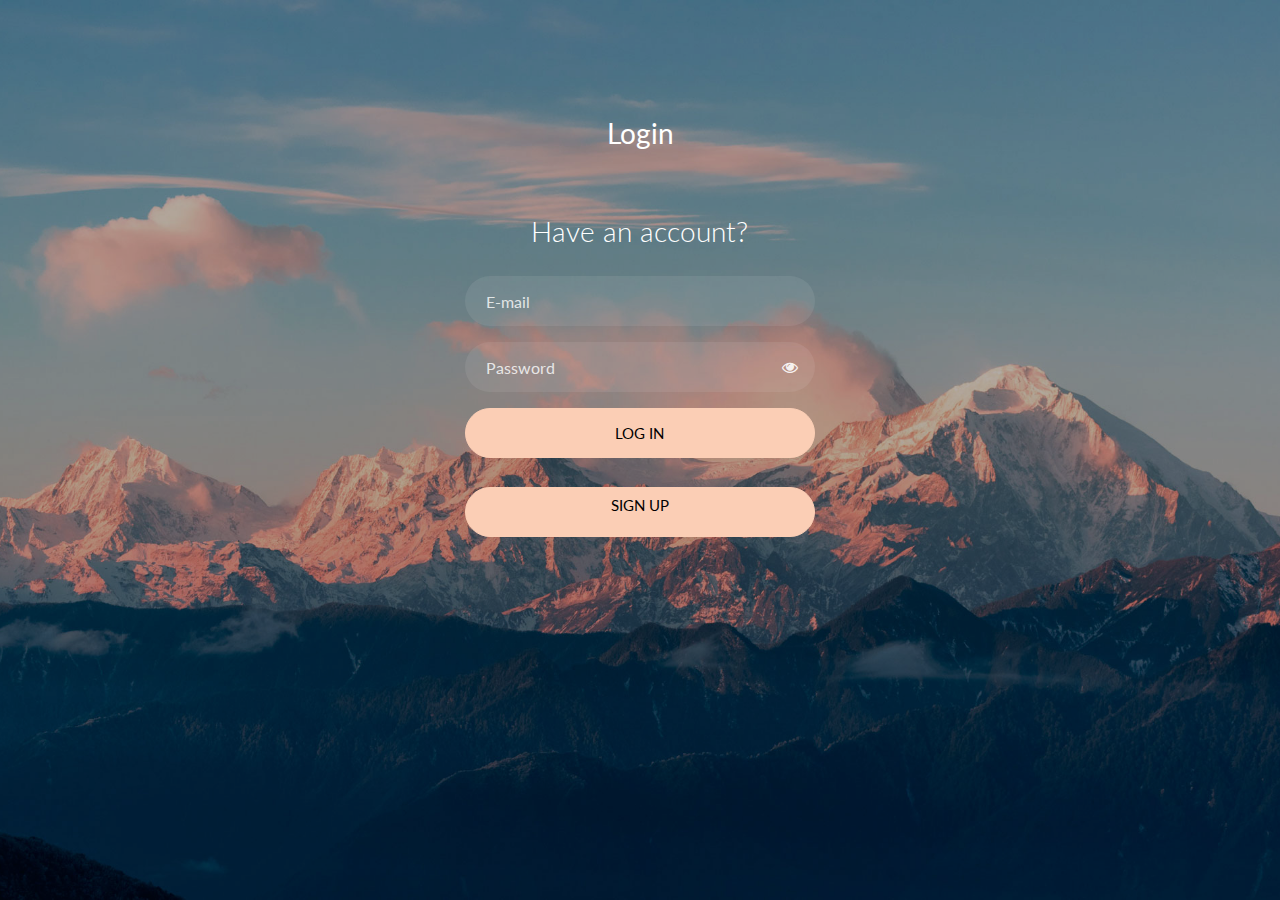
<file: index.html>
<!DOCTYPE html>
<html>
<head>
	<meta charset="utf-8">
	<meta name="viewport" content="width=device-width, initial-scale=1">

    <link href="https://cdn.jsdelivr.net/npm/bootstrap@5.3.0-alpha3/dist/css/bootstrap.min.css" rel="stylesheet" integrity="sha384-KK94CHFLLe+nY2dmCWGMq91rCGa5gtU4mk92HdvYe+M/SXH301p5ILy+dN9+nJOZ" crossorigin="anonymous">
	<title>Dashboard</title>
</head>
<body>
<section class="popinsmain">
	<section class="col-sm-12 contentsection">
		<div class="container" style="text-align: center;">
			<div class="col-sm-12 neworder">
				<h2>All Users</h2>
			</div>
			<div class="col-sm-12 profile">
				<button onclick="window.sessionStorage.clear(); window.location='login.html'" >Logout</button>
			</div>
		</div>
		<div class="tab-content" id="myTabContent">
		  <div class="tab-pane fade show active" id="dashboard" role="tabpanel" aria-labelledby="dashboard-tab">

		  	<div class="container-fluid table">
		  		<!-- <table>
		  			<thead>
			  			<tr>
			  				<th scope="col">ID</th>
			  				<th scope="col">First Name</th>
			  				<th scope="col">Last Name</th>
			  				<th scope="col">User</th>
			  				<th scope="col">Email</th>
			  			</tr>
			  		</thead>
			  		<tbody id="print">
			  			
			  		</tbody>
		  		</table> -->
                <div class="container" style="border:2%">
                    <table class="table table-hover">
                        <thead>
                          <tr>
                            <th scope="col">ID</th>
                            <th scope="col">First Name</th>
                            <th scope="col">User</th>
                            <th scope="col">Email</th>
                          </tr>
                        </thead>
                        <tbody id="print">
                        
                        </tbody>
                      </table>


                </div>

                  
		  	</div>
		  </div>
		</div>
	</section>
</section>




<script type="text/javascript">
	const api_url = "https://reqres.in/api/users?per_page=12";
	getUser();
  	async function getUser() {
  		const token = window.sessionStorage.getItem("token");
 	if (!token) {
 		window.location="login.html";
 		return false;
 	}
    // Making an API call (request)
    // and getting the response back
    const response = await fetch(api_url);
 
    // Parsing it to JSON format
    const result = await response.json();
    const data = result.data;
    console.log(data);
	data.map(nr=>{document.getElementById("print").innerHTML = document.getElementById("print").innerHTML+`<br>`+ `<tr>
			<td>#`+nr.id+`</td>
			<td>`+nr.first_name+`</td>
			<td>`+nr.last_name+` </td>
			<td><img src="`+nr.avatar+`"></td>
			<td>`+nr.email+`</td>
		</tr>`});
}
</script>
</body>
</html>
</file>
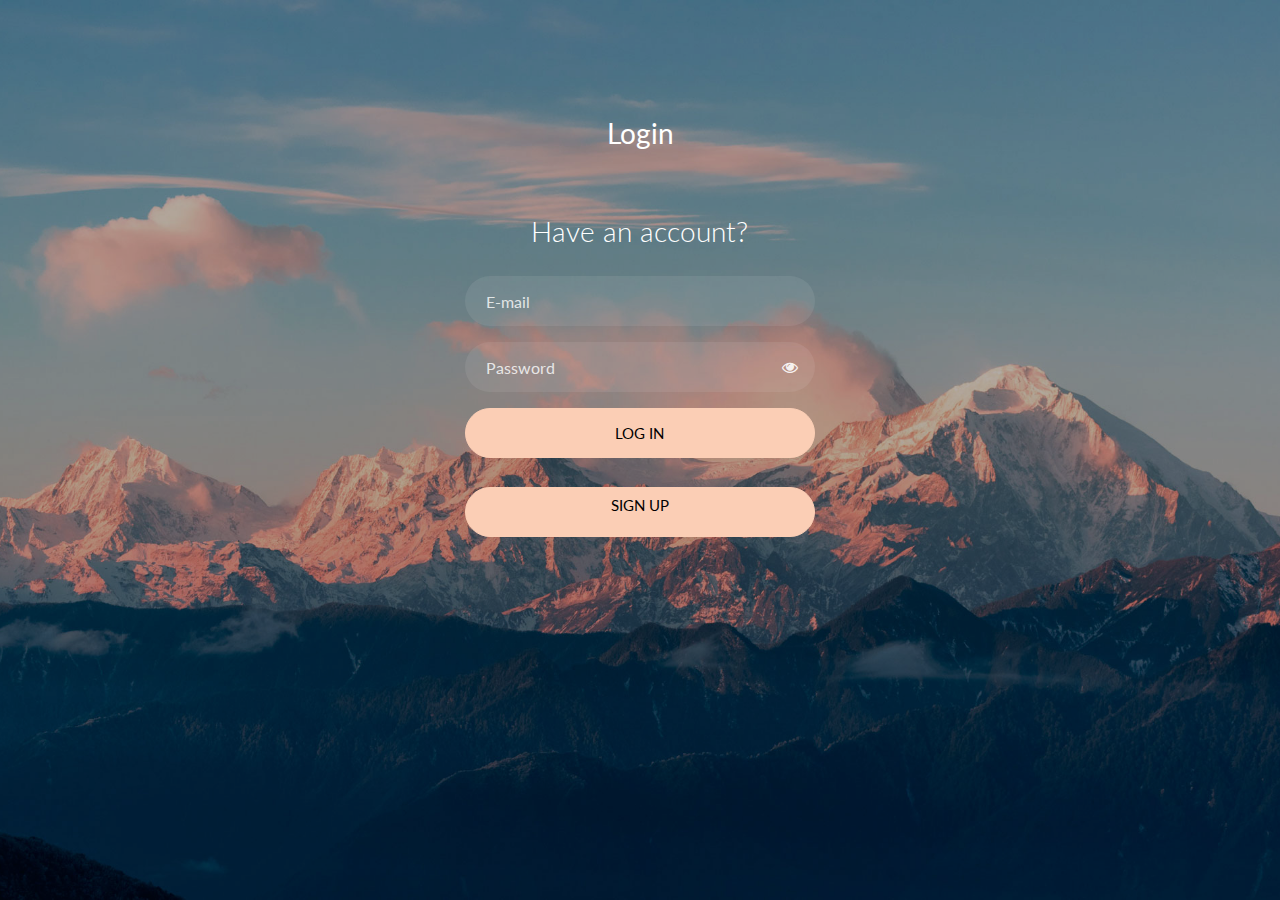
<file: login.html>
<!doctype html>
<html lang="en">
  <head>
  	<title>Login 10</title>
    <meta charset="utf-8">
    <meta name="viewport" content="width=device-width, initial-scale=1, shrink-to-fit=no">

	<link href="https://fonts.googleapis.com/css?family=Lato:300,400,700&display=swap" rel="stylesheet">

	<link rel="stylesheet" href="https://stackpath.bootstrapcdn.com/font-awesome/4.7.0/css/font-awesome.min.css">
	
	<link rel="stylesheet" href="css/style.css">

	</head>
	<body class="img js-fullheight" style="background-image: url(images/bg.jpg);">
	<section class="ftco-section">
		<div class="container">
			<div class="row justify-content-center">
				<div class="col-md-6 text-center mb-5">
					<h2 class="heading-section">Login</h2>
				</div>
			</div>
			<div class="row justify-content-center">
				<div class="col-md-6 col-lg-4">
					<div class="login-wrap p-0">
		      	<h3 class="mb-4 text-center">Have an account?</h3>
		      	<form action="#" class="signin-form">
		      		<div class="form-group">
		      			<input id="email" type="text" class="form-control" placeholder="E-mail" required>
		      		</div>
	            <div class="form-group">
	              <input id="pass" type="password" class="form-control" placeholder="Password" required>
	              <span toggle="#password-field" class="fa fa-fw fa-eye field-icon toggle-password"></span>
	            </div>
	            <div class="form-group">
	            	<button id="submit" type="submit" class="form-control btn btn-primary submit px-3">Log In</button>
					<br>
					<br>
					<a href="register.html" class="form-control btn btn-primary px-3" role="button">Sign up</a>

	            </div>

	          </form>
	          
		      </div>
				</div>
			</div>
		</div>
	</section>

	<script type="text/javascript">



		const api_url = "https://reqres.in/api/login";
		document.getElementById("submit").addEventListener("click", function(event){
			const email = document.getElementById("email").value;
			const pass = document.getElementById("pass").value;
			  event.preventDefault()
			  if(email==""|| pass==""){
				  alert("please fill Email And Password");
				  return false;
			  }
			getUser(email,pass);
			
		});
		async function getUser(email,pass) {
			const response = await fetch(api_url, {
				method: 'POST',
				headers: {
				  'Accept': 'application/json',
				  'Content-Type': 'application/json'
				},
				body:JSON.stringify({
				   email:email,
				   password:pass,
				  }),
				});
	
				let result = await response.json();
				  console.log(result);
				  if(!result.error){
					  alert("Login success");
					  window.sessionStorage.setItem("token", result.token);
					  setTimeout(()=>{window.location="index.html"},500)
				  }else{
					  alert(result.error);
				  }
			}
		
	</script>
	

	<script src="js/jquery.min.js"></script>
  <script src="js/popper.js"></script>
  <script src="js/bootstrap.min.js"></script>
  <script src="js/main.js"></script>

	</body>
</html>
</file>
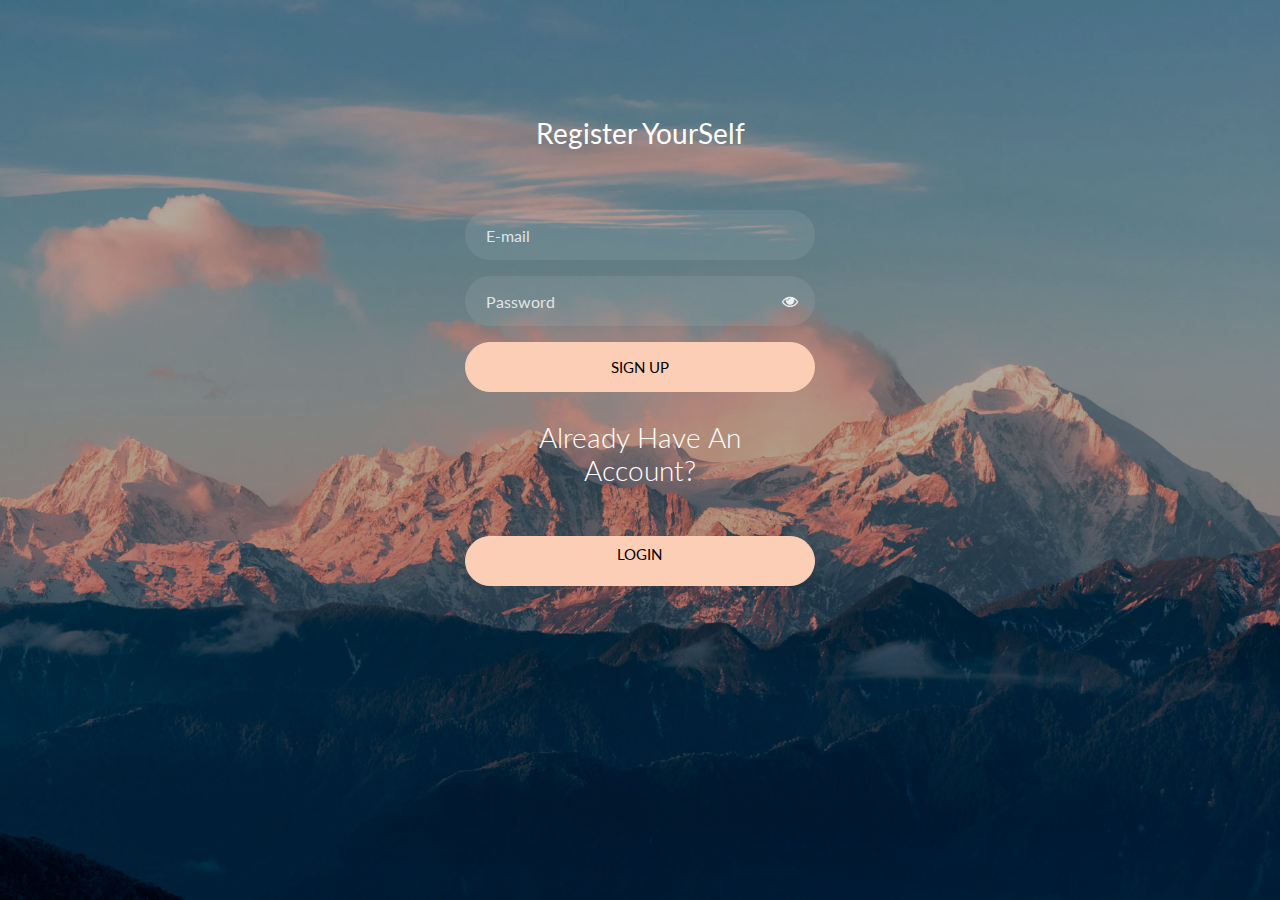
<file: register.html>
<!doctype html>
<html lang="en">
  <head>
  	<title>Login 10</title>
    <meta charset="utf-8">
    <meta name="viewport" content="width=device-width, initial-scale=1, shrink-to-fit=no">

	<link href="https://fonts.googleapis.com/css?family=Lato:300,400,700&display=swap" rel="stylesheet">

	<link rel="stylesheet" href="https://stackpath.bootstrapcdn.com/font-awesome/4.7.0/css/font-awesome.min.css">
	
	<link rel="stylesheet" href="css/style.css">

	</head>
	<body class="img js-fullheight" style="background-image: url(images/bg.jpg);">
	<section class="ftco-section">
		<div class="container">
			<div class="row justify-content-center">
				<div class="col-md-6 text-center mb-5">
					<h2 class="heading-section">Register YourSelf</h2>
				</div>
			</div>
			<div class="row justify-content-center">
				<div class="col-md-6 col-lg-4">
					<div class="login-wrap p-0">
		      	
		      	<form action="#" class="signin-form">
		      		<div class="form-group">
		      			<input id="email" type="text" class="form-control" placeholder="E-mail" required>
		      		</div>
	            <div class="form-group">
	              <input id="pass" type="password" class="form-control" placeholder="Password" required>
	              <span toggle="#password-field" class="fa fa-fw fa-eye field-icon toggle-password"></span>
	            </div>
	            <div class="form-group">
	            	<button id="submit" type="submit" class="form-control btn btn-primary submit px-3">Sign up</button>
					<br>
					<br>
					<div class="col-md-12 text-center mb-5">
						<h2 class="heading-section display-1">Already Have An Account?</h2>
					</div>
					<a href="login.html" class="form-control btn btn-primary px-3" role="button">Login</a>
	            </div>

	          </form>
	          

		      </div>
				</div>
			</div>
		</div>
	</section>
	<script type="text/javascript">

	
	const api_url = "https://reqres.in/api/register";
	document.getElementById("submit").addEventListener("click", function(event){
		const email = document.getElementById("email").value;
		const pass = document.getElementById("pass").value;
 		 event.preventDefault()
 		 if(email==""|| pass==""){
 		 	alert("please fill Email And Password");
 		 	return false;
 		 }
		getUser(email,pass);
		
	});
	async function getUser(email,pass) {
		const response = await fetch(api_url, {
			method: 'POST',
			headers: {
			  'Accept': 'application/json',
			  'Content-Type': 'application/json'
			},
			body:JSON.stringify({
			   email:email,
			   password:pass,
			  }),
			});

			let result = await response.json();
			  console.log(result);
			  if(!result.error){
			  	alert("Register success");
			  	window.location="login.html";
			  }else{
			  	alert(result.error);
			  }
		}
	
</script>

	<script src="js/jquery.min.js"></script>
  <script src="js/popper.js"></script>
  <script src="js/bootstrap.min.js"></script>
  <script src="js/main.js"></script>

	</body>
</html>
</file>
